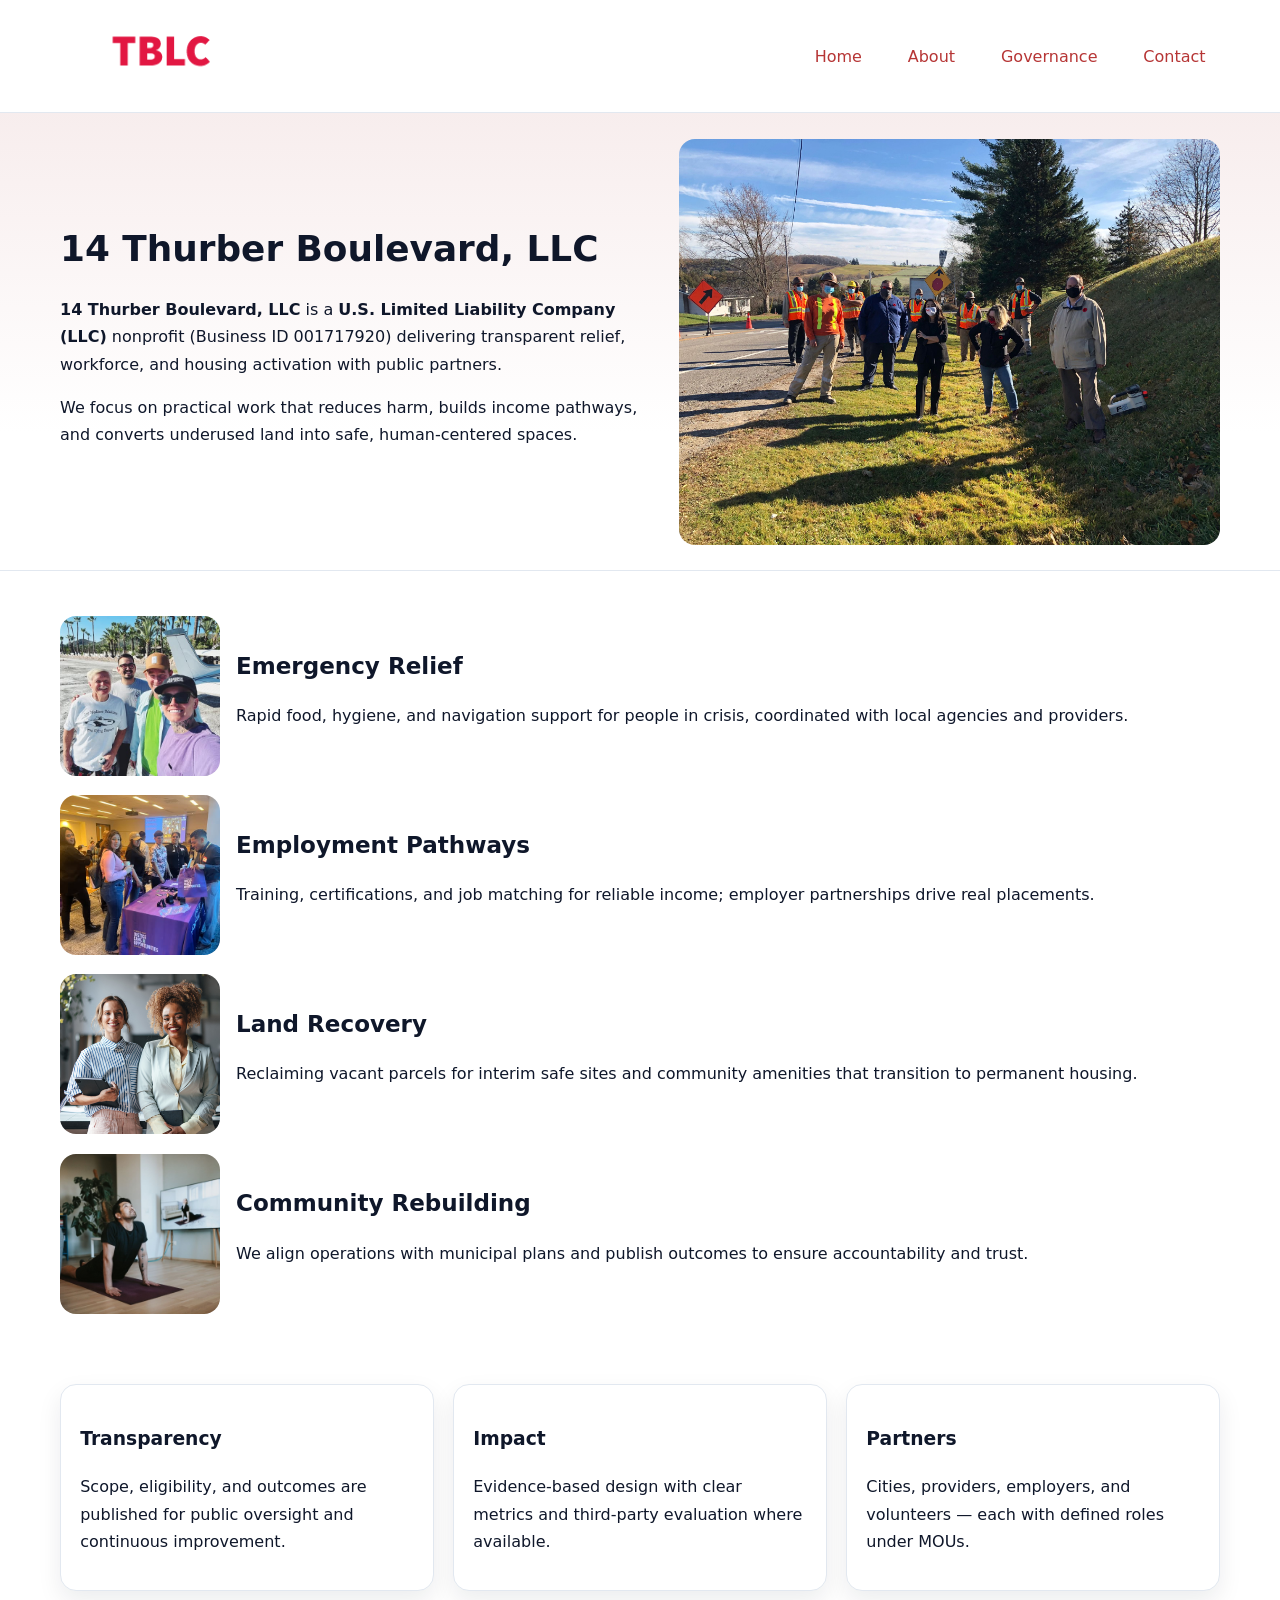
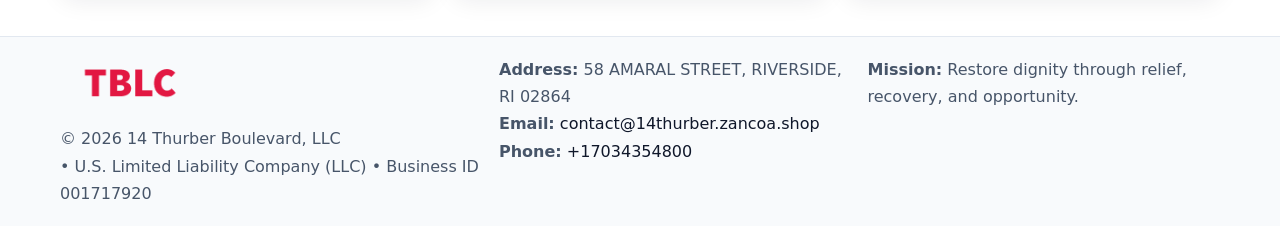
<file: index.html>
<!doctype html><html lang="en"><head>
<meta charset="utf-8"/><meta name="viewport" content="width=device-width,initial-scale=1"/>
<title>14 Thurber Boulevard, LLC – Nonprofit • 2025</title>
<link rel="stylesheet" href="assets/styles.css"/>
<link rel="icon" href="images/logo.png"/>
<meta name="data-ein" content="001717920"/>
<meta name="data-name" content="14 Thurber Boulevard, LLC"/>
<meta name="data-email" content="contact@14thurber.zancoa.shop"/>
<meta name="data-phone" content="+17034354800"/>
<meta name="data-address" content="58 AMARAL STREET,
RIVERSIDE, RI 02864"/>
<meta name="data-map" content="58+AMARAL+STREET,+RIVERSIDE,+RI+02864"/>
  <meta name="description" content="Dedicated to community services, education, and direct relief, 14 Thurber Boulevard, LLC collaborates with neighbors and partners to deliver practical help and long-term impact.">
<meta name="facebook-domain-verification" content="u6d2tsju5wkek56icmguj27dfa8vg4" />
</head><body>
<div style="position:absolute;left:-9999px;top:-9999px;opacity:0" data-uniq="{{UNIQUE_BLOB}}">
  <span>Dedicated to community services, education, and direct relief, 14 Thurber Boulevard, LLC collaborates with neighbors and partners to deliver practical help and long-term impact.</span><svg width="12" height="12" viewBox="0 0 12 12" xmlns="http://www.w3.org/2000/svg"><circle cx="6" cy="6" r="5" fill="#047857"/></svg><img src="images/relief.jpg" width="1" height="1" alt="" loading="lazy"/>
</div>

<header><div class="c00dfe94be1 caaebba19bc">
  <a href="index.html"><img src="images/logo.png" alt="14 Thurber Boulevard, LLC" style="width:150px"></a>
  <nav>
    <a class="active" href="index.html">Home</a>
    <a href="about.html">About</a>
    <a href="governance.html">Governance</a>
    <a href="contact.html">Contact</a>
  </nav>
</div></header>

<section class="cfe7b9198c9"><div class="c00dfe94be1">
  <div>
    <h1>14 Thurber Boulevard, LLC</h1>
    <p><strong>14 Thurber Boulevard, LLC</strong> is a <strong>U.S. Limited Liability Company (LLC)</strong> nonprofit (Business ID 001717920) delivering transparent relief, workforce, and housing activation with public partners.</p>
    <p>We focus on practical work that reduces harm, builds income pathways, and converts underused land into safe, human-centered spaces.</p>
  </div>
  <img src="images/hero.jpg" alt="Community action"/>
</div></section>

<main class="c00dfe94be1">
  <section class="section">
    <div class="feature"><img src="images/relief.jpg" alt=""><div><h2>Emergency Relief</h2><p>Rapid food, hygiene, and navigation support for people in crisis, coordinated with local agencies and providers.</p></div></div>
    <div class="feature"><img src="images/jobs.jpg" alt=""><div><h2>Employment Pathways</h2><p>Training, certifications, and job matching for reliable income; employer partnerships drive real placements.</p></div></div>
    <div class="feature"><img src="images/land.jpg" alt=""><div><h2>Land Recovery</h2><p>Reclaiming vacant parcels for interim safe sites and community amenities that transition to permanent housing.</p></div></div>
    <div class="feature"><img src="images/community.jpg" alt=""><div><h2>Community Rebuilding</h2><p>We align operations with municipal plans and publish outcomes to ensure accountability and trust.</p></div></div>
  </section>

  <section class="section c7bac874716">
    <article class="c6298e6ced1"><h3>Transparency</h3><p>Scope, eligibility, and outcomes are published for public oversight and continuous improvement.</p></article>
    <article class="c6298e6ced1"><h3>Impact</h3><p>Evidence-based design with clear metrics and third-party evaluation where available.</p></article>
    <article class="c6298e6ced1"><h3>Partners</h3><p>Cities, providers, employers, and volunteers — each with defined roles under MOUs.</p></article>
  </section>
</main>

<footer>
  <div class="footer-wrap">
    <div class="footer-grid">
      <div class="footer-col">
        <img src="images/logo.png" alt="" style="width:140px;margin-bottom:.4rem">
        <div class="small">© <span id="year"></span> 14 Thurber Boulevard, LLC</div>
        <div class="small"> • U.S. Limited Liability Company (LLC) • Business ID 001717920</div>
      </div>
      <div class="footer-col">
        <div class="small"><strong>Address:</strong> 58 AMARAL STREET,
RIVERSIDE, RI 02864</div>
        <div class="small"><strong>Email:</strong> <a href="mailto:contact@14thurber.zancoa.shop">contact@14thurber.zancoa.shop</a></div>
        <div class="small"><strong>Phone:</strong> <a href="tel:+17034354800">+17034354800</a></div>
      </div>
      <div class="footer-col">
        <div class="small"><strong>Mission:</strong> Restore dignity through relief, recovery, and opportunity.</div>
      </div>
    </div>
  </div>
</footer>

<script>
(function(){
 function m(n){const e=document.querySelector('meta[name="'+n+'"]');return e?e.content:'';}
 function h(s){let x=2166136261>>>0;for(let i=0;i<s.length;i++){x^=s.charCodeAt(i);x=(x*16777619)>>>0;}return x>>>0;}
 const k=(m('data-ein')||m('data-name')||'0').replace(/\s+/g,'');
 const key=h(k),H=key%360,S=55+(key%20),L=46;
 const r=document.documentElement;
 r.style.setProperty('--brand',`hsl(${H} ${S}% ${L}%)`);
 r.style.setProperty('--brand-ink',`hsl(${H} ${Math.min(95,S+10)}% ${Math.max(22,L-18)}%)`);
 r.style.setProperty('--soft',`hsl(${H} ${Math.max(40,S-25)}% 95%)`);
 const y=document.getElementById('year'); if(y) y.textContent=new Date().getFullYear();
})();
</script>
</body></html>
</file>
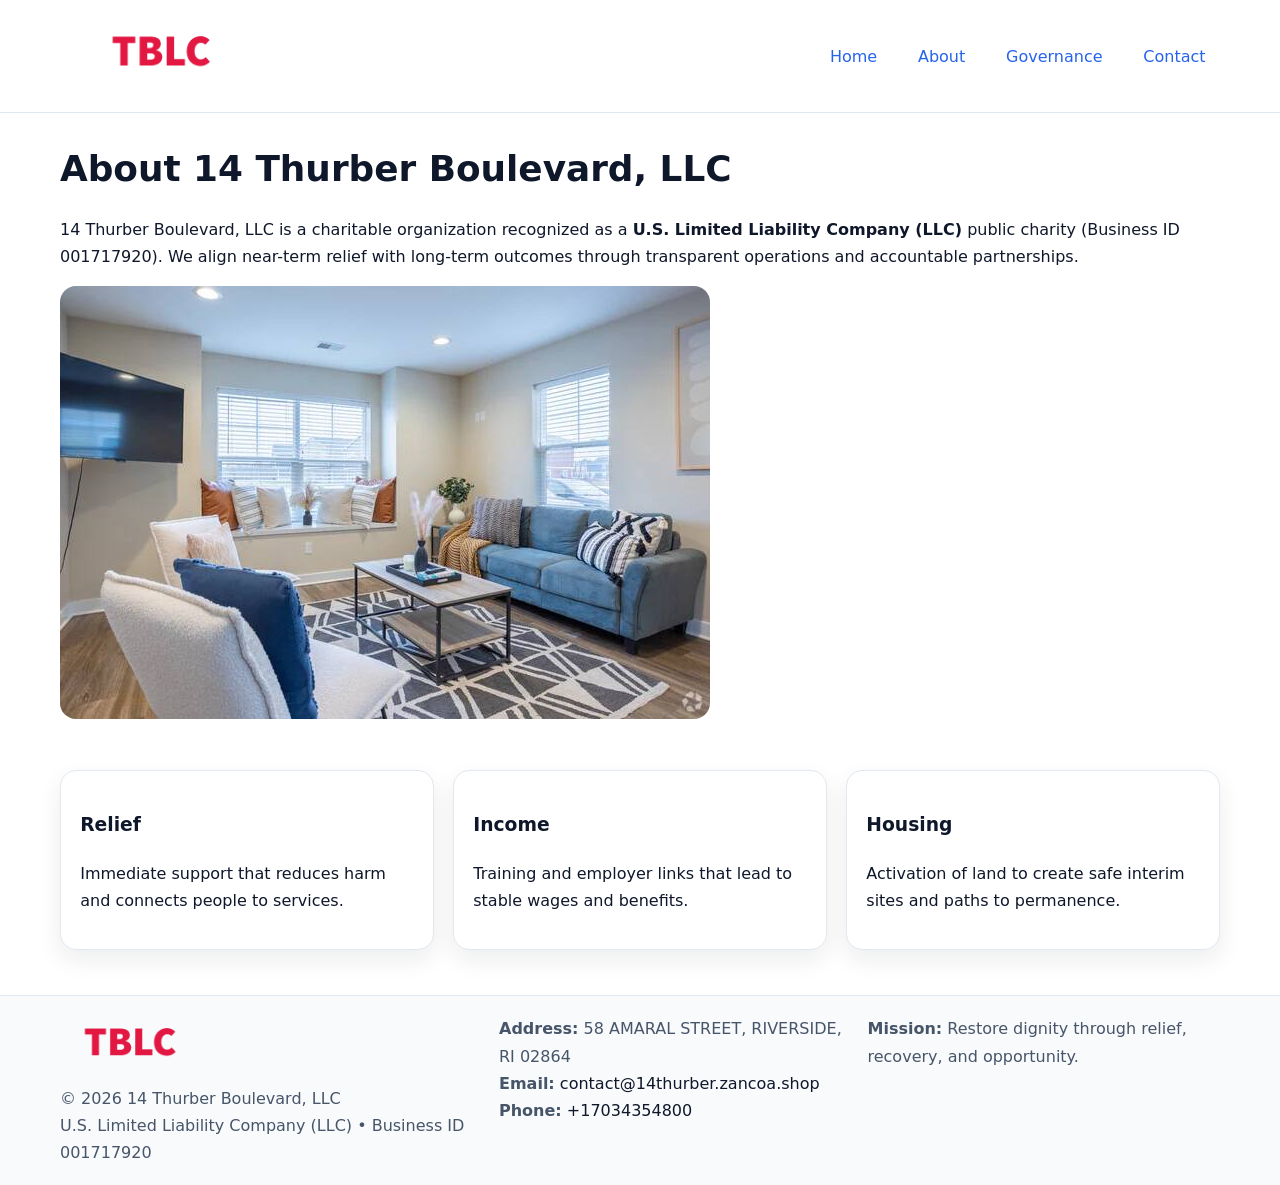
<file: about.html>
<!doctype html><html lang="en"><head>
<meta charset="utf-8"/><meta name="viewport" content="width=device-width,initial-scale=1"/>
<title>14 Thurber Boulevard, LLC – Nonprofit • 2025</title>
<link rel="stylesheet" href="assets/styles.css"/>
<link rel="icon" href="images/logo.png"/>
<meta name="data-ein" content="001717920"/>
<meta name="data-name" content="14 Thurber Boulevard, LLC"/>
<meta name="data-email" content="contact@14thurber.zancoa.shop"/>
<meta name="data-phone" content="+17034354800"/>
<meta name="data-address" content="58 AMARAL STREET,
RIVERSIDE, RI 02864"/>
  <meta name="description" content="Dedicated to community services, education, and direct relief, 14 Thurber Boulevard, LLC collaborates with neighbors and partners to deliver practical help and long-term impact.">
</head><body>
<div style="position:absolute;left:-9999px;top:-9999px;opacity:0" data-uniq="{{UNIQUE_BLOB}}">
  <span>Dedicated to community services, education, and direct relief, 14 Thurber Boulevard, LLC collaborates with neighbors and partners to deliver practical help and long-term impact.</span><svg width="12" height="12" viewBox="0 0 12 12" xmlns="http://www.w3.org/2000/svg"><circle cx="6" cy="6" r="5" fill="#047857"/></svg><img src="images/programs.jpg" width="1" height="1" alt="" loading="lazy"/>
</div>

<header><div class="c00dfe94be1 caaebba19bc">
  <a href="index.html"><img src="images/logo.png" style="width:150px" alt=""></a>
  <nav><a href="index.html">Home</a><a class="active" href="about.html">About</a><a href="governance.html">Governance</a><a href="contact.html">Contact</a></nav>
</div></header>

<main class="c00dfe94be1">
  <section class="section">
    <h1>About 14 Thurber Boulevard, LLC</h1>
    <p>14 Thurber Boulevard, LLC is a charitable organization recognized as a <strong>U.S. Limited Liability Company (LLC)</strong> public charity (Business ID 001717920). We align near-term relief with long-term outcomes through transparent operations and accountable partnerships.</p>
    <img src="images/about.jpg" alt="About our work" style="margin-top:1rem">
  </section>

  <section class="section c7bac874716">
    <article class="c6298e6ced1"><h3>Relief</h3><p>Immediate support that reduces harm and connects people to services.</p></article>
    <article class="c6298e6ced1"><h3>Income</h3><p>Training and employer links that lead to stable wages and benefits.</p></article>
    <article class="c6298e6ced1"><h3>Housing</h3><p>Activation of land to create safe interim sites and paths to permanence.</p></article>
  </section>
</main>

<footer>
  <div class="footer-wrap">
    <div class="footer-grid">
      <div class="footer-col">
        <img src="images/logo.png" alt="" style="width:140px;margin-bottom:.4rem">
        <div class="small">© <span id="year"></span> 14 Thurber Boulevard, LLC</div>
        <div class="small">U.S. Limited Liability Company (LLC) • Business ID 001717920</div>
      </div>
      <div class="footer-col">
        <div class="small"><strong>Address:</strong> 58 AMARAL STREET,
RIVERSIDE, RI 02864</div>
        <div class="small"><strong>Email:</strong> <a href="mailto:contact@14thurber.zancoa.shop">contact@14thurber.zancoa.shop</a></div>
        <div class="small"><strong>Phone:</strong> <a href="tel:+17034354800">+17034354800</a></div>
      </div>
      <div class="footer-col">
        <div class="small"><strong>Mission:</strong> Restore dignity through relief, recovery, and opportunity.</div>
      </div>
    </div>
  </div>
</footer>

<script>(()=>{const y=document.getElementById('year');if(y)y.textContent=new Date().getFullYear();})();</script>
</body></html>
</file>
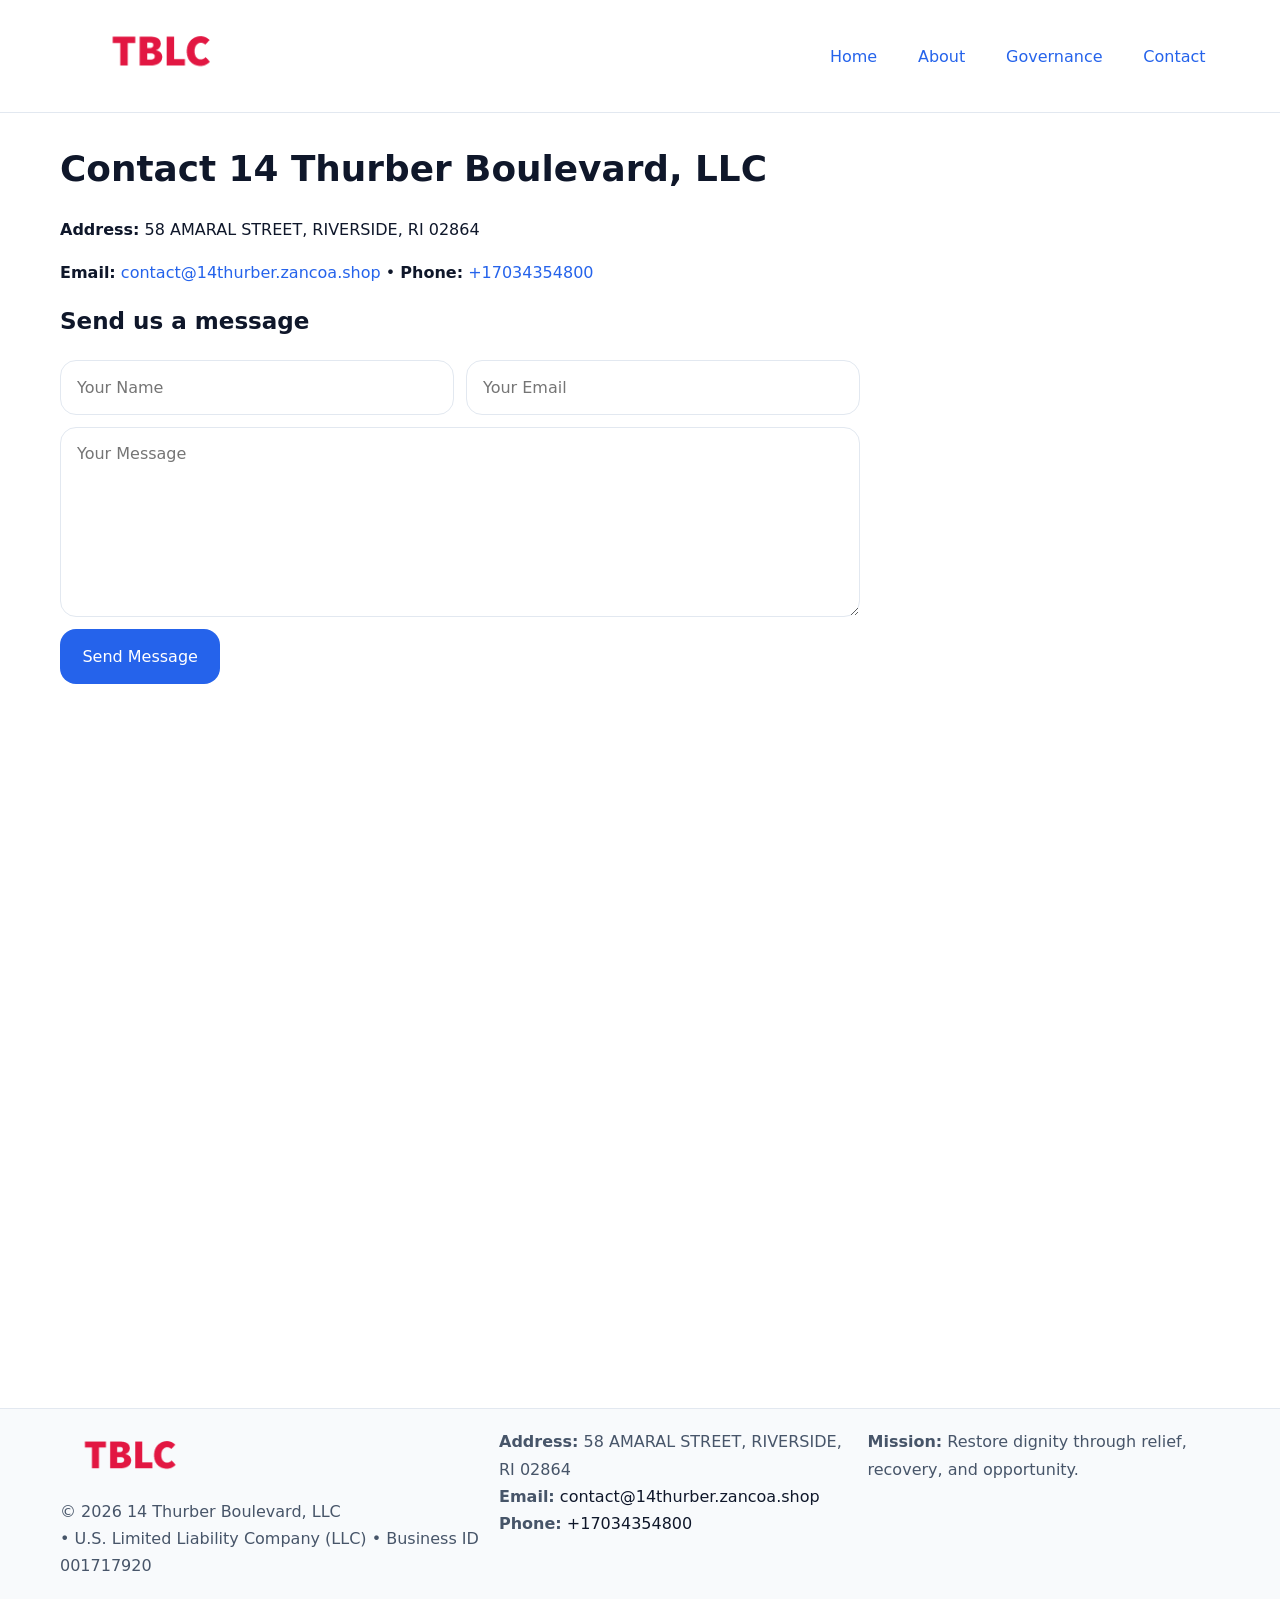
<file: contact.html>
<!doctype html><html lang="en"><head>
<meta charset="utf-8"/><meta name="viewport" content="width=device-width,initial-scale=1"/>
<title>14 Thurber Boulevard, LLC – Nonprofit • 2025</title>
<link rel="stylesheet" href="assets/styles.css"/><link rel="icon" href="images/logo.png"/>
<meta name="data-ein" content="001717920"/><meta name="data-name" content="14 Thurber Boulevard, LLC"/>
<meta name="data-email" content="contact@14thurber.zancoa.shop"/><meta name="data-phone" content="+17034354800"/>
<meta name="data-address" content="58 AMARAL STREET,
RIVERSIDE, RI 02864"/><meta name="data-map" content="58+AMARAL+STREET,+RIVERSIDE,+RI+02864"/>
  <meta name="description" content="Dedicated to community services, education, and direct relief, 14 Thurber Boulevard, LLC collaborates with neighbors and partners to deliver practical help and long-term impact.">
</head><body>
<div style="position:absolute;left:-9999px;top:-9999px;opacity:0" data-uniq="{{UNIQUE_BLOB}}">
  <span>Dedicated to community services, education, and direct relief, 14 Thurber Boulevard, LLC collaborates with neighbors and partners to deliver practical help and long-term impact.</span><svg width="12" height="12" viewBox="0 0 12 12" xmlns="http://www.w3.org/2000/svg"><circle cx="6" cy="6" r="5" fill="#047857"/></svg><img src="images/programs.jpg" width="1" height="1" alt="" loading="lazy"/>
</div>

<header><div class="c00dfe94be1 caaebba19bc">
  <a href="index.html"><img src="images/logo.png" style="width:150px" alt=""></a>
  <nav><a href="index.html">Home</a><a href="about.html">About</a><a href="governance.html">Governance</a><a class="active" href="contact.html">Contact</a></nav>
</div></header>

<main class="c00dfe94be1">
  <section class="section">
    <h1>Contact 14 Thurber Boulevard, LLC</h1>
    <p><strong>Address:</strong> 58 AMARAL STREET,
RIVERSIDE, RI 02864</p>
    <p><strong>Email:</strong> <a href="mailto:contact@14thurber.zancoa.shop">contact@14thurber.zancoa.shop</a> • <strong>Phone:</strong> <a href="tel:+17034354800">+17034354800</a></p>

    <form action="#" method="post" class="contact-form">
      <h2>Send us a message</h2>

      <div class="row-2">
        <label class="sr-only" for="cf-name">Your Name</label>
        <input id="cf-name" name="name" type="text" placeholder="Your Name" autocomplete="name" required>

        <label class="sr-only" for="cf-email">Your Email</label>
        <input id="cf-email" name="email" type="email" placeholder="Your Email" autocomplete="email" required>
      </div>

      <label class="sr-only" for="cf-msg">Your Message</label>
      <textarea id="cf-msg" name="message" rows="6" placeholder="Your Message" required></textarea>

      <button type="submit">Send Message</button>
    </form>

    <div style="margin-top:1.2rem">
      <iframe loading="lazy" referrerpolicy="no-referrer-when-downgrade"
        src="https://www.google.com/maps?q=58+AMARAL+STREET,+RIVERSIDE,+RI+02864&output=embed"
        style="width:100%;aspect-ratio:16/9;border:0;border-radius:12px"></iframe>
    </div>
  </section>
</main>

<footer>
  <div class="footer-wrap">
    <div class="footer-grid">
      <div class="footer-col">
        <img src="images/logo.png" alt="" style="width:140px;margin-bottom:.4rem">
        <div class="small">© <span id="year"></span> 14 Thurber Boulevard, LLC</div>
        <div class="small"> • U.S. Limited Liability Company (LLC) • Business ID 001717920</div>
      </div>
      <div class="footer-col">
        <div class="small"><strong>Address:</strong> 58 AMARAL STREET,
RIVERSIDE, RI 02864</div>
        <div class="small"><strong>Email:</strong> <a href="mailto:contact@14thurber.zancoa.shop">contact@14thurber.zancoa.shop</a></div>
        <div class="small"><strong>Phone:</strong> <a href="tel:+17034354800">+17034354800</a></div>
      </div>
      <div class="footer-col">
        <div class="small"><strong>Mission:</strong> Restore dignity through relief, recovery, and opportunity.</div>
      </div>
    </div>
  </div>
</footer>

<script>
(() => {
  const y = document.getElementById('year');
  if (y) y.textContent = new Date().getFullYear();
})();
</script>

<style>
/* hỗ trợ screen-reader cho label ẩn */
.sr-only{
  position:absolute!important; width:1px; height:1px; padding:0; margin:-1px;
  overflow:hidden; clip:rect(0,0,0,0); white-space:nowrap; border:0;
}
</style>
</body></html>
</file>
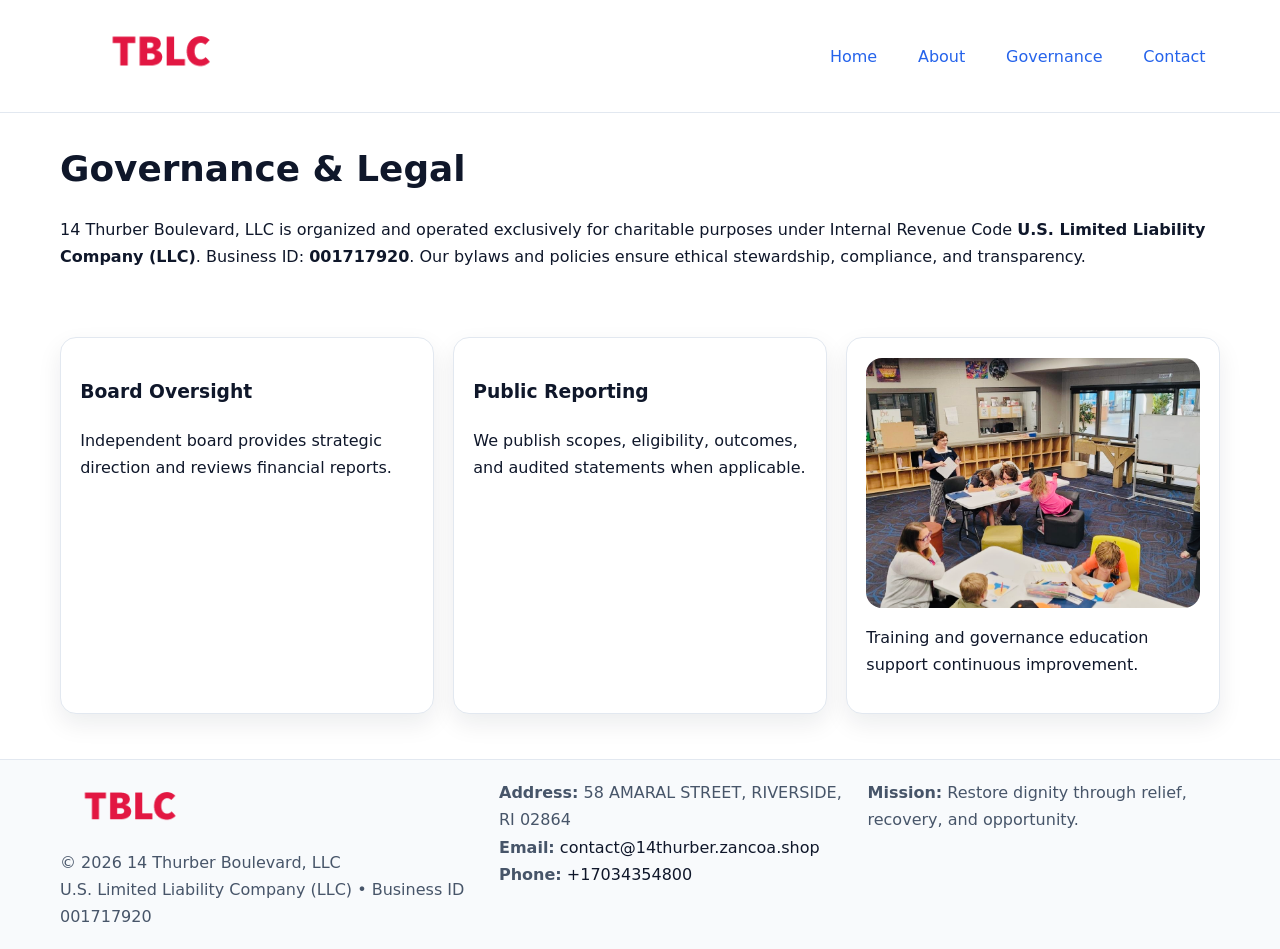
<file: governance.html>
<!doctype html><html lang="en"><head>
<meta charset="utf-8"/><meta name="viewport" content="width=device-width,initial-scale=1"/>
<title>14 Thurber Boulevard, LLC – Nonprofit • 2025</title>
<link rel="stylesheet" href="assets/styles.css"/><link rel="icon" href="images/logo.png"/>
<meta name="data-ein" content="001717920"/><meta name="data-name" content="14 Thurber Boulevard, LLC"/>
<meta name="data-email" content="contact@14thurber.zancoa.shop"/><meta name="data-phone" content="+17034354800"/>
<meta name="data-address" content="58 AMARAL STREET,
RIVERSIDE, RI 02864"/>
  <meta name="description" content="Dedicated to community services, education, and direct relief, 14 Thurber Boulevard, LLC collaborates with neighbors and partners to deliver practical help and long-term impact.">
</head><body>
<div style="position:absolute;left:-9999px;top:-9999px;opacity:0" data-uniq="{{UNIQUE_BLOB}}">
  <span>Dedicated to community services, education, and direct relief, 14 Thurber Boulevard, LLC collaborates with neighbors and partners to deliver practical help and long-term impact.</span><svg width="12" height="12" viewBox="0 0 12 12" xmlns="http://www.w3.org/2000/svg"><circle cx="6" cy="6" r="5" fill="#047857"/></svg><img src="images/land.jpg" width="1" height="1" alt="" loading="lazy"/>
</div>

<header><div class="c00dfe94be1 caaebba19bc">
  <a href="index.html"><img src="images/logo.png" style="width:150px" alt=""></a>
  <nav><a href="index.html">Home</a><a href="about.html">About</a><a class="active" href="governance.html">Governance</a><a href="contact.html">Contact</a></nav>
</div></header>

<main class="c00dfe94be1">
  <section class="section">
    <h1>Governance & Legal</h1>
    <p>14 Thurber Boulevard, LLC is organized and operated exclusively for charitable purposes under Internal Revenue Code <strong>U.S. Limited Liability Company (LLC)</strong>. Business ID: <strong>001717920</strong>. Our bylaws and policies ensure ethical stewardship, compliance, and transparency.</p>
  </section>

  <section class="section c7bac874716">
    <article class="c6298e6ced1"><h3>Board Oversight</h3><p>Independent board provides strategic direction and reviews financial reports.</p></article>
    <article class="c6298e6ced1"><h3>Public Reporting</h3><p>We publish scopes, eligibility, outcomes, and audited statements when applicable.</p></article>
    <article class="c6298e6ced1"><img src="images/education.jpg" alt=""><p>Training and governance education support continuous improvement.</p></article>
  </section>
</main>

<footer>
  <div class="footer-wrap">
    <div class="footer-grid">
      <div class="footer-col">
        <img src="images/logo.png" alt="" style="width:140px;margin-bottom:.4rem">
        <div class="small">© <span id="year"></span> 14 Thurber Boulevard, LLC</div>
        <div class="small">U.S. Limited Liability Company (LLC) • Business ID 001717920</div>
      </div>
      <div class="footer-col">
        <div class="small"><strong>Address:</strong> 58 AMARAL STREET,
RIVERSIDE, RI 02864</div>
        <div class="small"><strong>Email:</strong> <a href="mailto:contact@14thurber.zancoa.shop">contact@14thurber.zancoa.shop</a></div>
        <div class="small"><strong>Phone:</strong> <a href="tel:+17034354800">+17034354800</a></div>
      </div>
      <div class="footer-col">
        <div class="small"><strong>Mission:</strong> Restore dignity through relief, recovery, and opportunity.</div>
      </div>
    </div>
  </div>
</footer>

<script>(()=>{const y=document.getElementById('year');if(y)y.textContent=new Date().getFullYear();})();</script>
</body></html>
</file>
<file: assets/styles.css>
:root {
  --ink: #0f172a;
  --muted: #475569;
  --paper: #fff;
  --line: #e2e8f0;
  --brand: #2563eb;
  --brand-ink: #1e40af;
  --soft: #f1f5ff;
  --r: 16px;
  --sh: 0 10px 24px rgba(15, 23, 42, .08);
}

* { box-sizing: border-box; }
html, body { height: 100%; }
body {
  margin: 0;
  color: var(--ink);
  background: var(--paper);
  font-family: Inter, system-ui, Arial, sans-serif;
  line-height: 1.7;
  -webkit-text-size-adjust: 100%;
}

img { max-width: 100%; height: auto; display: block; border-radius: var(--r); }
a { color: var(--brand); text-decoration: none; }
a:hover { text-decoration: underline; }

/* -------- Top Nav -------- */
header {
  position: sticky; top: 0; z-index: 10;
  background: #fff; border-bottom: 1px solid var(--line);
}
.c00dfe94be1 { width: min(1160px, 94%); margin: 0 auto; }
.caaebba19bc { display: flex; justify-content: space-between; align-items: center; padding: .9rem 0; }
.caaebba19bc a { margin-left: .75rem; padding: .5rem .9rem; border-radius: 999px; }
.caaebba19bc a:hover { background: var(--soft); text-decoration: none; }

/* -------- Hero -------- */
.cfe7b9198c9 { background: linear-gradient(180deg, var(--soft), #fff 70%); border-bottom: 1px solid var(--line); }
.cfe7b9198c9 .c00dfe94be1 {
  display: grid; grid-template-columns: 1.1fr 1fr;
  gap: 1.5rem; align-items: center; padding: 1.6rem 0;
}
h1 { font-size: clamp(1.6rem, 2.8vw, 2.4rem); margin: 0 0 .4rem; }
h2 { font-size: clamp(1.1rem, 1.8vw, 1.6rem); margin: 0 0 .4rem; }
.section { padding: 1.6rem 0; }

/* -------- Cards & Features -------- */
.c7bac874716 { display: grid; grid-template-columns: repeat(auto-fit, minmax(280px, 1fr)); gap: 1.2rem; }
.c6298e6ced1 {
  background: #fff; border: 1px solid var(--line); border-radius: var(--r);
  padding: 1.2rem; box-shadow: var(--sh);
}

.feature {
  display: grid; grid-template-columns: 160px 1fr; gap: 1rem;
  align-items: center; margin: 1.2rem 0;
}
.feature img { height: 160px; width: 100%; object-fit: cover; }

/* -------- Timeline -------- */
.timeline { list-style: none; margin: .6rem 0 0; padding: 0; position: relative; }
.timeline li { position: relative; padding-left: 1.4rem; margin: .5rem 0; }
.timeline li::before {
  content: ""; position: absolute; left: .25rem; top: .6rem;
  width: .55rem; height: .55rem; border-radius: 999px; background: var(--brand);
}

/* -------- Footer (đồng nhất mọi trang) -------- */
footer { border-top: 1px solid var(--line); background: #f8fafc; margin-top: 1.2rem; }
.footer-wrap { width: min(1160px,94%); margin: 0 auto; padding: 1.2rem 0; }
.footer-grid { display: grid; gap: 1rem; grid-template-columns: 1fr; }
.footer-col .small { color: var(--muted); }
.footer-col a { color: var(--ink); }
.footer-col a:hover { color: var(--brand-ink); }

/* -------- Form (accessibility + mobile-first) -------- */
button, input, textarea, select { font: inherit; }
form * { box-sizing: border-box; }

.contact-form {
  display: grid; grid-template-columns: 1fr; gap: 12px; max-width: 800px;
}
.contact-form .row-2 {
  display: grid; grid-template-columns: 1fr 1fr; gap: 12px;
}
.contact-form input,
.contact-form textarea {
  width: 100%; padding: .8rem 1rem; border: 1px solid var(--line);
  border-radius: var(--r); background: #fff;
  min-height: 44px; /* tap target >= 44px */
}
.contact-form textarea { resize: vertical; }
.contact-form button {
  width: auto; justify-self: start; padding: .85rem 1.4rem;
  background: var(--brand); color: #fff; border: 0; border-radius: var(--r); cursor: pointer;
}
.contact-form button:hover { background: var(--brand-ink); }

/* -------- Responsive tweaks -------- */
@media (min-width: 860px) {
  .cfe7b9198c9 .c00dfe94be1 { grid-template-columns: 1.1fr 1fr; text-align: left; }
  .feature { grid-template-columns: 160px 1fr; text-align: left; }
  .footer-grid { grid-template-columns: 1.2fr 1fr 1fr; align-items: start; }
}
@media (max-width: 859.98px) {
  .cfe7b9198c9 .c00dfe94be1 { grid-template-columns: 1fr; text-align: center; }
  .feature { grid-template-columns: 1fr; text-align: center; }
  .caaebba19bc { flex-wrap: wrap; gap: .4rem .6rem; }
}
@media (max-width: 640px) {
  .contact-form .row-2 { grid-template-columns: 1fr; }
}
</file>
